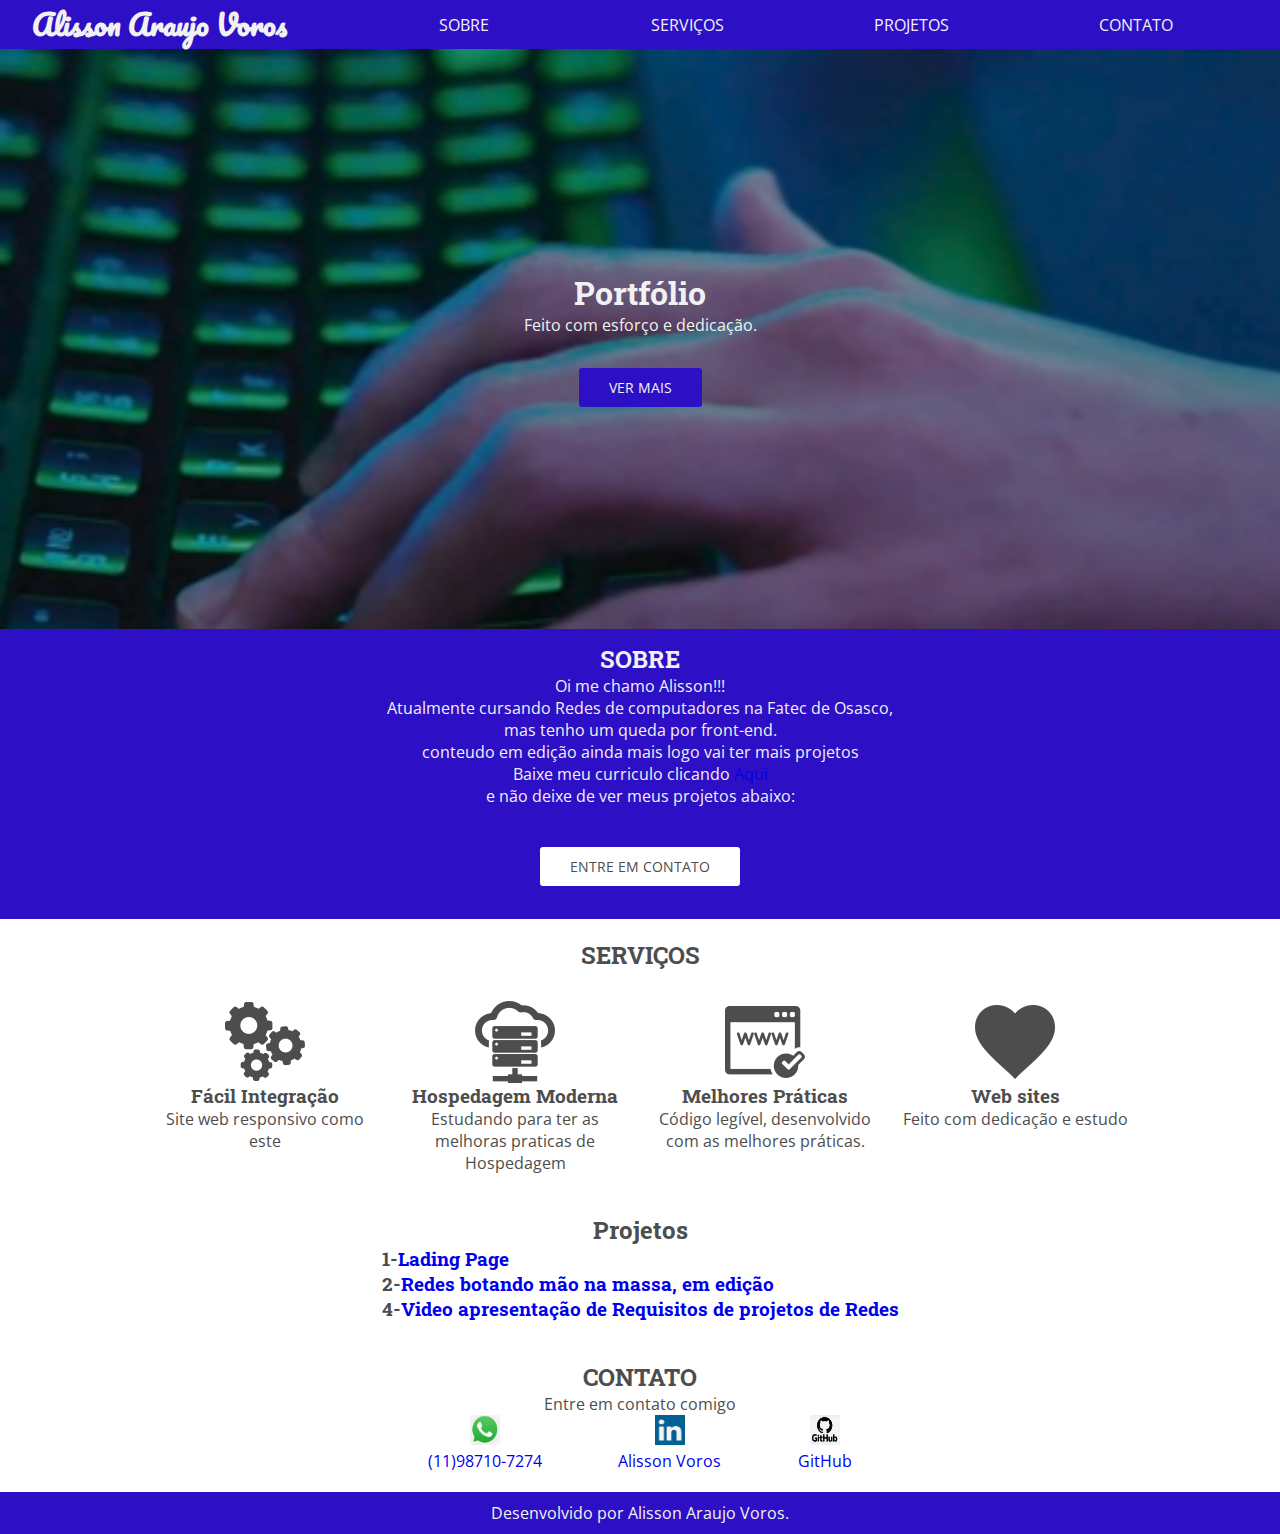
<file: index.html>
<!DOCTYPE html>
<html>
<head>
    <meta charset="utf-8">
    <title>Portfólio</title>
    <link href='https://fonts.googleapis.com/css?family=Open+Sans:400,700|Roboto+Slab:400,700|Pacifico' rel='stylesheet' type='text/css'>
    <link rel="stylesheet" href="css/slyle00.css">
</head>
  
<body>
    
    <nav>
        <a href="#">Alisson Araujo Voros</a>
        <ul>
            <li><a href="#sobre">SOBRE</a></li>
            <li><a href="#servicos">SERVIÇOS</a></li>
            <li><a href="#projetos">PROJETOS</a></li>
            <li><a href="#contato">CONTATO</a></li>
        </ul>
    </nav>

    <header>
        <h1>Portfólio</h1>
        <p>Feito com esforço e dedicação.</p>
        <a href="#sobre" class="botao">VER MAIS</a>
    </header>

    <section id="sobre">
        <h2>SOBRE</h2>
        <p>Oi me chamo Alisson!!!<br>
        Atualmente cursando Redes de computadores na Fatec de Osasco,<br> 
        mas tenho um queda por front-end.<br>
        conteudo em edição ainda mais logo vai ter mais projetos<br>
        Baixe meu curriculo clicando <a href="img/curriculo.pdf"> Aqui</a> <br>
        e não deixe de ver meus projetos abaixo:
        </p>
        <a href="#contato" class="botao">ENTRE EM CONTATO</a>
    </section>

    <section id="servicos">
        <h2>SERVIÇOS</h2>
        <div>
            <img src="img/configs.png" alt="Engrenagens">
            <h3>Fácil Integração</h3>
            <p>Site web responsivo como este</p>
        </div>
        <div>
            <img src="img/hospedagem.png" alt="Servidor">
            <h3>Hospedagem Moderna</h3>
            <p>Estudando para ter as melhoras praticas de Hospedagem</p>
        </div>
        <div>
            <img src="img/site.png" alt="Navegador">
            <h3>Melhores Práticas</h3>
            <p>Código legível, desenvolvido com as melhores práticas.</p>
        </div>
        <div>
            <img src="img/coracao.png" alt="Coração">
            <h3>Web sites</h3>
            <p>Feito com dedicação e estudo</p>
        </div>
    </section>
    <section id="projetos">
        <h2>Projetos</h2> 
        <div>
            <h3>1-<a href="lading01.html">Lading Page</a></h3>
            <h3>2-<a href="#">Redes botando mão na massa, em edição</a></h3>
            <h3>4-<a href="https://www.youtube.com/watch?v=Fgb8bpKnZ80&t=64s">Video apresentação de Requisitos de projetos de Redes</a></h3>
        </div>
    </section>

    <section id="contato">
        <h2>CONTATO</h2>
        <p>Entre em contato comigo</p>
        <div>
            <img src="img/zap.png" alt="fone">
            <p><a href="Cel-Whatsapp:">(11)98710-7274</a></p>
        </div>
        <div>
            <img src="img/linkedin.png" alt="linkedIn">
            <p><a href="https://www.linkedin.com/in/alissonvoros/">Alisson Voros</a></p>
        </div>
        <div>
            <img src="img/github.png" alt="GitHub">
            <p><a href="https://github.com/Alisson00012/">GitHub</a></p>
        </div>
    </section>

    <footer>
        <p>Desenvolvido por Alisson Araujo Voros.</p>
    </footer>
    
</body>
</html>
</file>
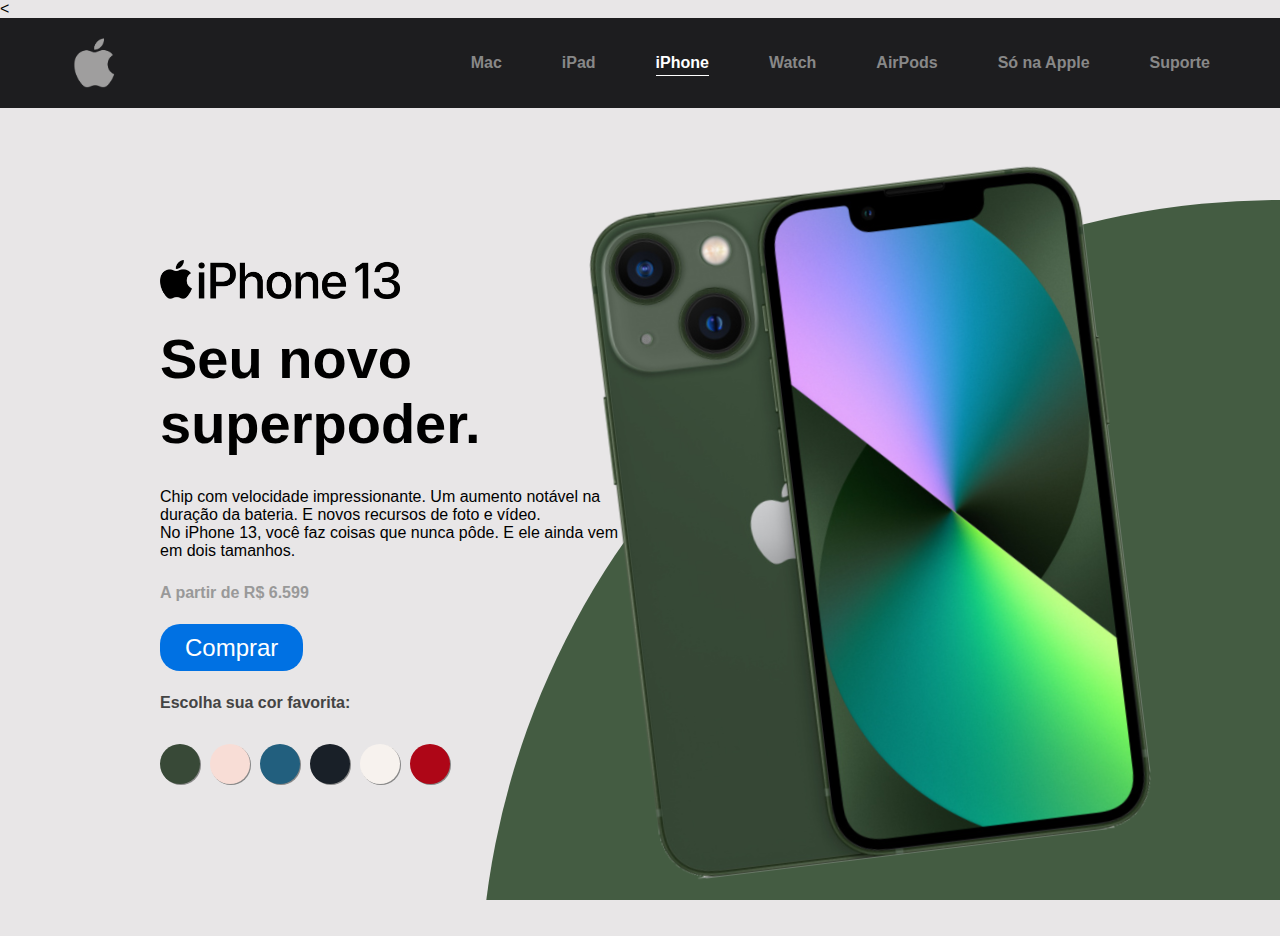
<file: lading01.html>
<<!DOCTYPE html>
<html lang="pt-BR">
<head>
    <meta charset="UTF-8">
    <meta http-equiv="X-UA-Compatible" content="IE=edge">
    <meta name="viewport" content="width=device-width, initial-scale=1.0">
    <link rel="shortcut icon" href="img/logo.png" type="image/x-icon">
    <link rel="stylesheet" href="css/style.css">
    <title>iPhone</title>
</head>
<body>
    <header>
        <nav class="navigation">
            <a href="#"><img src="img/logo.png" alt="Logo do iPhone" class="logo"></a>
            <ul>
                <li><a href="#">Mac</a></li>
                <li><a href="#">iPad</a></li>
                <li><a href="#" class="check">iPhone</a></li>
                <li><a href="#">Watch</a></li>
                <li><a href="#">AirPods</a></li>
                <li><a href="#">Só na Apple</a></li>
                <li><a href="#">Suporte</a></li>
            </ul>
        </nav>
    </header>
    <main>
        <section>
            <div class="circle"></div>
            <div class="main-text">
                <img src="img/iphone13.png" alt="">
                <h3>Seu novo superpoder.</h3>
                <p>Chip com velocidade impressionante. Um aumento notável na duração da bateria. E novos recursos de foto e vídeo. <br> No iPhone 13, você faz coisas que nunca pôde. E ele ainda vem em dois tamanhos.</p>
                <h6>A partir de R$ 6.599</h6>
                <a href="#" class="btn">Comprar</a>
                <div class="text">
                   <h5>Escolha sua cor favorita:</h5>
                </div>
                <div class="content">
                    <span id="green" onclick="imgSlider('img/green.png'); circleChange('#445c42')"></span>
                    <span id="pink" onclick="imgSlider('img/pink.png'); circleChange('#ffc9cf')"></span>
                    <span id="blue" onclick="imgSlider('img/blue.png'); circleChange('#0b839e')"></span>
                    <span id="black" onclick="imgSlider('img/black.png'); circleChange('#092732')"></span>
                    <span id="white" onclick="imgSlider('img/white.png');circleChange('#e0dbd7')"></span>
                    <span id="red" onclick="imgSlider('img/red.png');circleChange('#cf4f68')"></span>
                </div>
            </div>
            <div class="main-img">
                <img src="img/green.png" alt="Imagem do iPhone" id="phone">
            </div>
        </section>
    </main>

    <script type="text/javascript">
        /*Função de mudar o celular*/
        function imgSlider(e){
            document.querySelector('#phone').src = e;
        }
        /*Função de mudar a cor do circulo*/
        function circleChange(color){
            const circle = document.querySelector('.circle');
            circle.style.background = color;
        }
    </script>
</body>
</html>
</file>
<file: css/slyle00.css>
*{
    margin: 0;
    padding: 0;
    text-decoration: none;
    list-style: none;
}
body {
    font-family: "Open Sans", Helvetica, Arial, sans-serif;
    color: #4d4d4d;
}

h1, h2, h3 {
    margin: 0;
    font-family: "Roboto Slab", Helvetica, Arial, sans-serif;
    font-weight: 700;
}

.botao {
    color: #f1f1f1;
    text-decoration: none;
    padding: 10px 30px;
    background-color: #2d0fc5;
    font-size: .9em;
    border-radius: 3px;
}

/*
NAVEGAÇÃO
*/

nav {
    display: flex;
    flex-direction: column;
    align-items: center;
    background-color: #2d0fc5;
}

nav > a {
    text-decoration: none;
    color: #f1f1f1;
    font-weight: 700;
    font-size: 28px;
    font-family: Pacifico, serif, arial;
}

nav ul {
    list-style: none;
    padding: 0;
    display: flex;
    flex-direction: column;
    align-items: center;
    width: 100%;
}

nav ul li {
    text-align: center;
    width: 100%;
}

nav ul li a {
    display: inline-block;
    padding: 10px 0;
    width: 100%;
    text-decoration: none;
    color: #f1f1f1;
}


/*
CABEÇALHO
*/

header {
    background-image: url('../img/banner.png');
    background-size: cover;
    background-position: center;
    background-repeat: no-repeat;
    color: #f1f1f1;
    display: flex;
    flex-direction: column;
    align-items: center;
    text-align: center;
    padding: 20px;
}

header p {
    margin-bottom: 2em;
}

/*
SOBRE
*/

#sobre {
    display: flex;
    flex-direction: column;
    align-items: center;
    text-align: center;
    padding: 0 20px 20px;
    background-color: #2d0fc5;
    color: #f1f1f1;
}

#sobre p {
    margin-bottom: 2.5em;
    max-width: 1000px;
}

#sobre .botao {
    background-color: #ffff;
    color: #4d4d4d;
}

/*
SERVIÇOS
*/

#servicos {
    padding: 20px;
    display: flex;
    flex-direction: column;
    align-items: center;
}

#servicos div {
    display: flex;
    flex-direction: column;
    align-items: center;
    text-align: center;
    margin-top: 30px;
}
/*
PROJETOS
*/
#projetos {
    padding: 20px;
    display: flex;
    flex-direction: column;
    align-items: center;
}

#projetos di {
    display: flex;
    flex-direction: column;
    align-items: center;
    text-align: center;
    margin-top: 30px;
}
#projetos div img{
    width: 230px;
    height: 190px;
    padding: 20px;
}
/*
CONTATO
*/

#contato {
    display: flex;
    flex-direction: column;
    align-items: center;
    text-align: center;
    padding: 20px;
    margin-left: 10px;
}

#contato img{
    width: 30px;
    height: 30px;
}


/*
FOOTER
*/

footer {
    text-align: center;
    padding: 10px;
    background-color: #2d0fc5;
    color: #f1f1f1;
}

/*
MEDIA QUERIES
*/

@media screen and (min-width: 768px) {
    /*
    NAVEGAÇÃO
    */
    nav {
        flex-direction: row;
        justify-content: space-around;
    }
    
    nav ul {
        flex-direction: row;
        width: 70%;
    }
    
    /*
    CABEÇALHO
    */
    
    header {
        height: 600px;
        height: 60vh;
        justify-content: center;
    }
    
    /*
    SOBRE
    */
    
    #sobre {
        height: 250px;
        height: 30vh;
        justify-content: center;
        min-height: 250px;
    }
    /*
    SERVIÇOS
    */
    
    #servicos {
        flex-direction: row;
        flex-wrap: wrap;
        align-items: flex-start;
        max-width: 1000px;
        margin: 0 auto;
    }
    
    #servicos h2 {
        text-align: center;
        width: 100%;
    }
    
    #servicos div {
        flex-grow: 1;
        flex-basis: 150px;
        padding: 0 10px;
    }    

    /*
    projeto
    */
    #servicos {
        flex-direction: row;
        flex-wrap: wrap;
        align-items: flex-start;
        max-width: 1000px;
        margin: 0 auto;
    }
    
    #servicos h2 {
        text-align: center;
        width: 100%;
    }
    
    #servicos div {
        flex-grow: 1;
        flex-basis: 150px;
        padding: 0 10px;
    }    
    /*
    CONTATO
    */
    
    #contato {
        flex-direction: row;
        flex-wrap: wrap;
        justify-content: space-around;
        max-width: 500px;
        margin: 0 auto;
    }
    
    #contato h2,
    #contato p {
        width: 100%;
    }
    
}
</file>
<file: css/style.css>
*{
    margin: 0;
    padding: 0;
    box-sizing: border-box;
    list-style: none;
    text-decoration: none;
    font-family: sans-serif;
}
body{
    background: #e8e6e7;
}
header{
    padding: 20px 70px;
    background: #1d1d1f;
}
.navigation{
    display: flex;
    align-items: center;
    justify-content: space-between;
}
.navigation .logo{
    width: 50px;
}
.navigation ul{
    display: flex;
    align-items: center;
    gap: 60px;
}
.navigation ul li a{
    color: #888;
    font-weight: 600;
    padding-bottom: 4px;
    transition: all 0.5s ease-in-out;
}
.navigation ul li a:hover{
    color: #fff;
    border-bottom: 1px solid #fff;
}
.navigation .check{
    color: #fff;
    border-bottom: 1px solid #fff;
}

/*Main*/

main section{
    display: flex;
    align-items: center;
    justify-content: space-between;
    padding: 5rem 10rem;
}
.main-text img{
    width: 15rem;
    margin-bottom: 3vh;
}
.main-text h3{
    font-size: 3.5rem;
    margin-bottom: 2rem;
}
.main-text p{
    margin-bottom: 1.5rem;
}
.main-text h6{
    color: #999;
    font-size: 1rem;
    margin-bottom: 2rem;
}
.main-text .btn{
    padding: 10px 25px;
    background: #0071e3;
    border-radius: 20px;
    color: #fff;
    font-size: 1.5rem;
    transition: all 0.5s;
}
.main-text .btn:hover{
    opacity: .85;
}
.main-text .text h5{
    font-size: 1rem;
    color: #444;
    margin-top: 2rem;
    margin-bottom: 2rem;
}
.main-text .content {
    display: flex;
    align-items: center;
    gap: 10px;
}
.main-text .content span{
    width: 40px;
    height: 40px;
    border-radius: 50%;
    cursor: pointer;
    box-shadow: 1px 1px #888;
    transition: all 0.5s;
}
.main-text .content span:hover{
    opacity: .80;
}
#green{
    background: #384937;
}
#pink{
    background: #f8ddd6;
}
#blue{
    background: #225f7e;
}
#black{
    background: #192028;
}
#white{
    background: #f7f2ee;
}
#red{
    background: #ae0617;
}
.main-img{
    transition: all 1s ease;
    z-index: 100;
}
.main-img img{
    width: 500px;
    transform: rotate(-7deg);
}
.circle{
    position: absolute;
    top: 0;
    left: 0;
    width: 100%;
    height: 100%;
    background: #445c42;
    clip-path: circle(800px at right 1000px);
}
</file>
